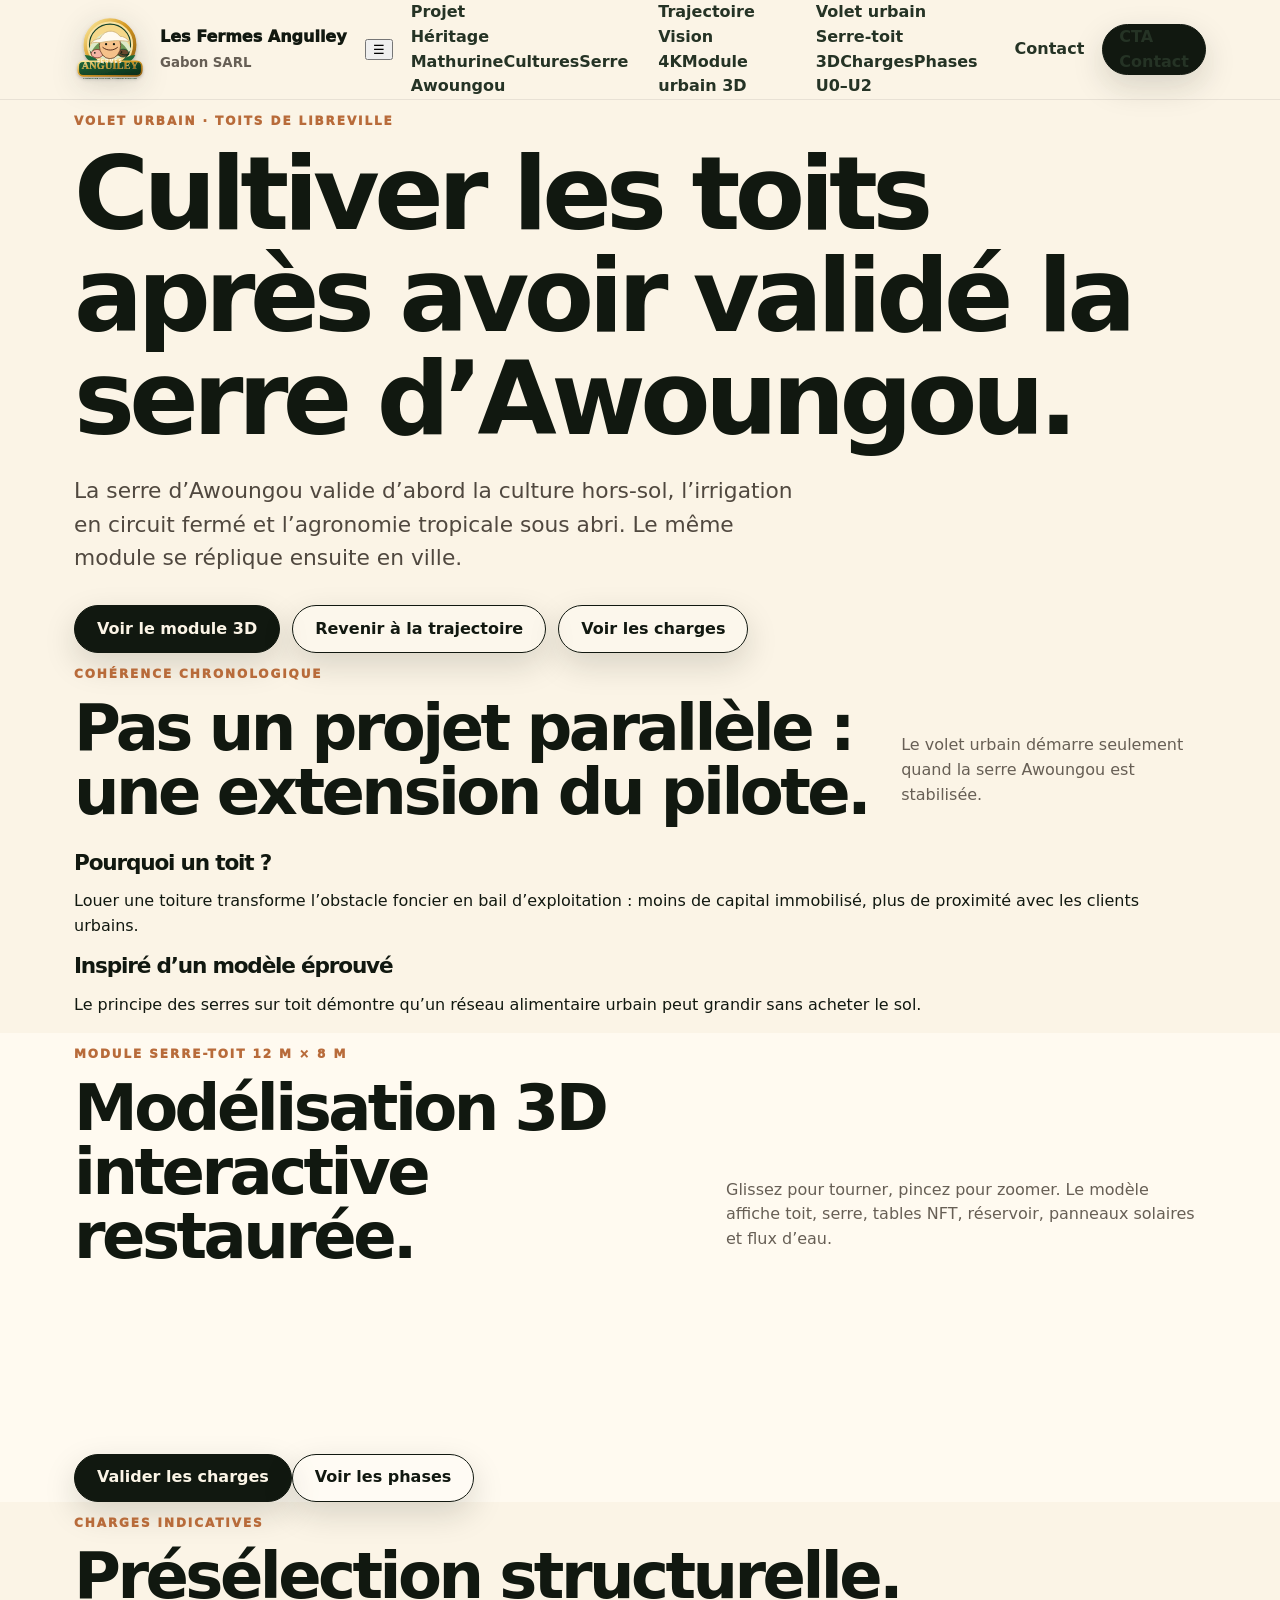
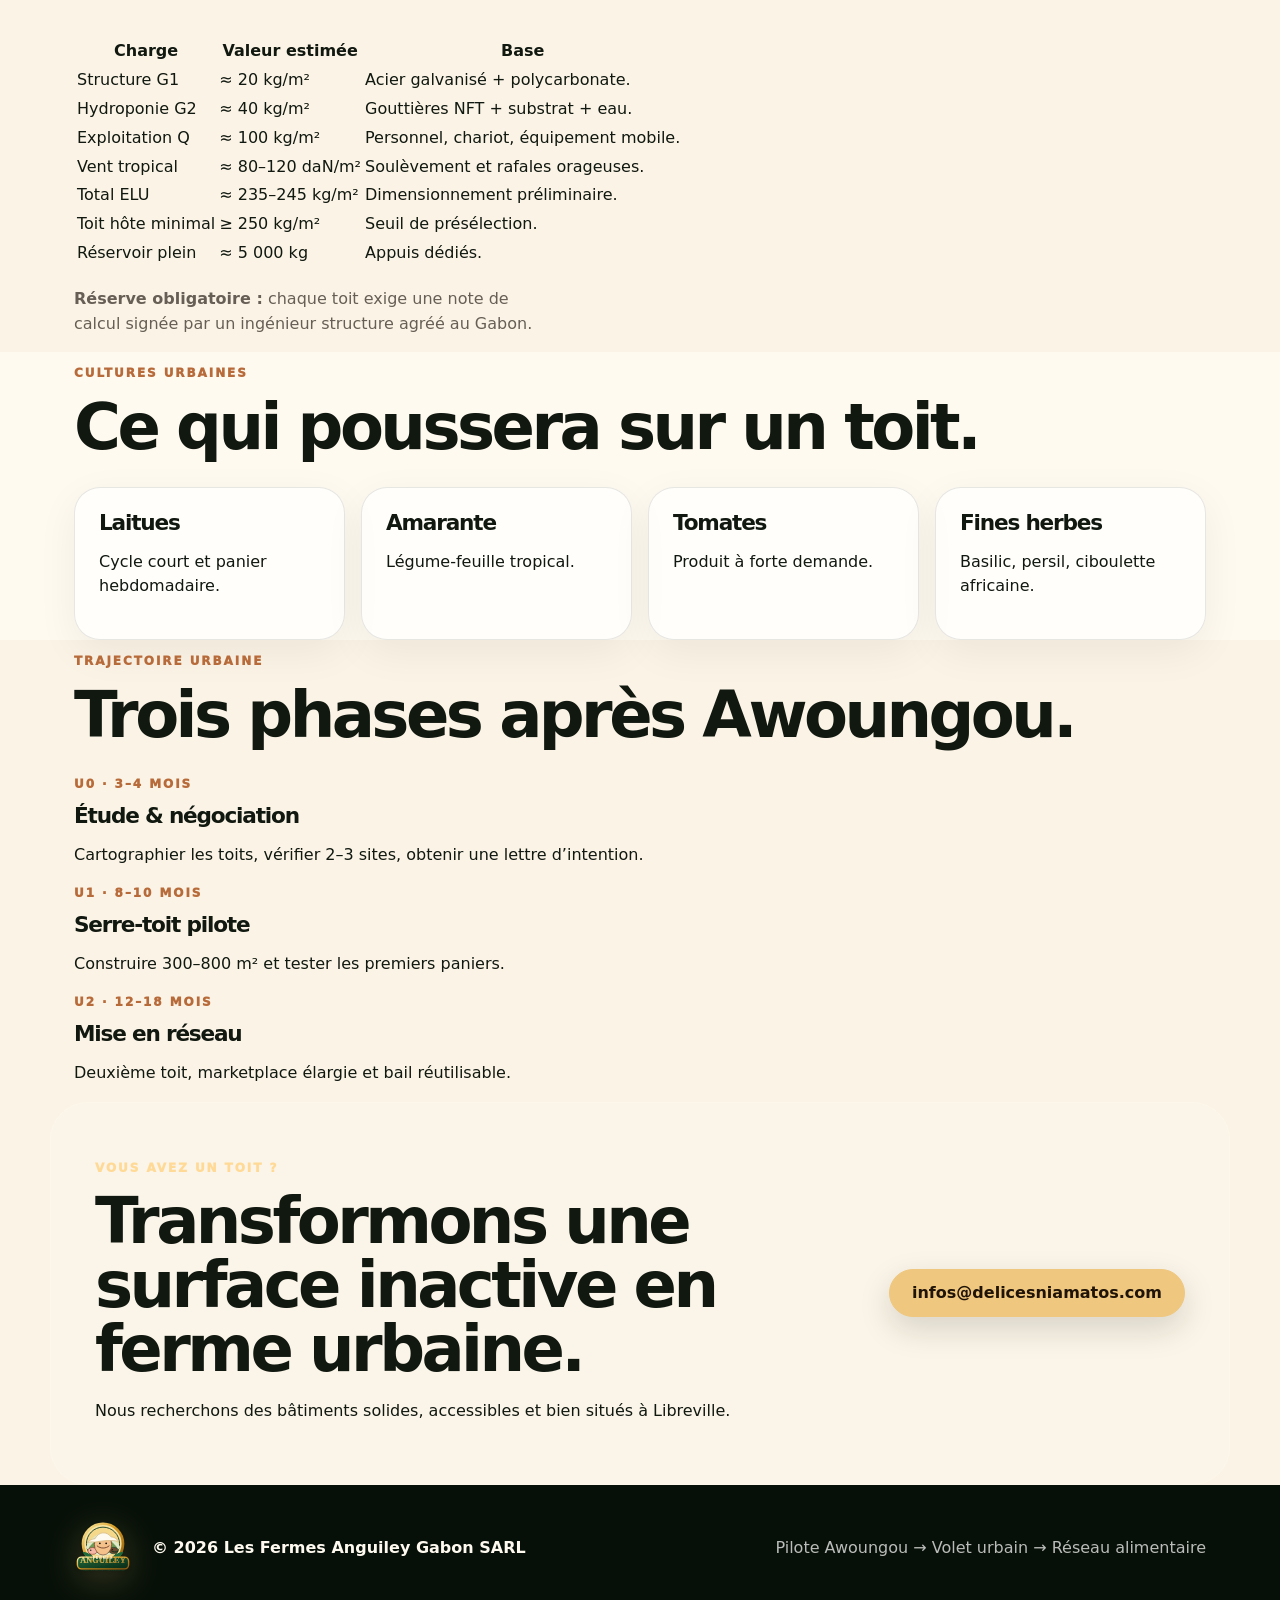
<file: volet-urbain.html>
<!doctype html><html lang="fr"><head><meta charset="utf-8"><meta name="viewport" content="width=device-width,initial-scale=1"><title>Volet urbain — Toits de Libreville</title><meta name="description" content="Volet urbain des Fermes Anguiley : module serre-toit 3D, charges, phases et faisabilité à Libreville."><meta name="theme-color" content="#123f28"><link rel="icon" href="assets/logo.svg?v=responsive-final-2026-08-09"><link rel="stylesheet" href="assets/styles.css?v=responsive-final-2026-08-09"><script type="importmap">{"imports":{"three":"https://cdn.jsdelivr.net/npm/three@0.160.0/build/three.module.js","three/addons/":"https://cdn.jsdelivr.net/npm/three@0.160.0/examples/jsm/"}}</script></head><body><header class="nav"><div class="wrap navin"><a class="brand" href="index.html#top"><img class="logo" src="assets/logo.svg?v=responsive-final-2026-08-09" alt="Logo officiel Fermes Anguiley"><span>Les Fermes Anguiley<br><small>Gabon SARL</small></span></a><button class="nav-toggle" aria-label="Ouvrir le menu" onclick="document.body.classList.toggle('menu-open')">☰</button><nav class="menu" aria-label="Navigation principale"><div class="nav-group"><a href="index.html#preuve">Projet</a><div class="submenu"><a href="index.html#mathurine">Héritage Mathurine</a><a href="index.html#cultures">Cultures</a><a href="index.html#serre">Serre Awoungou</a></div></div><div class="nav-group"><a href="notre-trajectoire.html">Trajectoire</a><div class="submenu"><a href="notre-trajectoire.html">Vision 4K</a><a href="volet-urbain.html#module">Module urbain 3D</a></div></div><div class="nav-group"><a href="volet-urbain.html">Volet urbain</a><div class="submenu"><a href="#module">Serre-toit 3D</a><a href="#charges">Charges</a><a href="#phases">Phases U0–U2</a></div></div><a href="index.html#partenaires">Contact</a><a class="btn mini" href="mailto:infos@delicesniamatos.com?subject=Volet%20urbain%20Les%20Fermes%20Anguiley">CTA Contact</a></nav></div></header><main><section class="urban-hero"><div class="wrap"><p class="eyebrow">Volet urbain · Toits de Libreville</p><h1>Cultiver les toits après avoir validé la serre d’Awoungou.</h1><p class="lead">La serre d’Awoungou valide d’abord la culture hors-sol, l’irrigation en circuit fermé et l’agronomie tropicale sous abri. Le même module se réplique ensuite en ville.</p><div class="actions"><a class="btn" href="#module">Voir le module 3D</a><a class="btn ghost" href="notre-trajectoire.html">Revenir à la trajectoire</a><a class="btn ghost" href="#charges">Voir les charges</a></div></div></section><section class="urban-section"><div class="wrap"><div class="section-head"><div><p class="eyebrow">Cohérence chronologique</p><h2>Pas un projet parallèle : une extension du pilote.</h2></div><p class="headnote">Le volet urbain démarre seulement quand la serre Awoungou est stabilisée.</p></div><div class="urban-grid"><article class="urban-card"><h3>Pourquoi un toit ?</h3><p>Louer une toiture transforme l’obstacle foncier en bail d’exploitation : moins de capital immobilisé, plus de proximité avec les clients urbains.</p></article><article class="urban-card"><h3>Inspiré d’un modèle éprouvé</h3><p>Le principe des serres sur toit démontre qu’un réseau alimentaire urbain peut grandir sans acheter le sol.</p></article></div></div></section><section id="module" class="urban-section" style="background:#fffaf0"><div class="wrap"><div class="section-head"><div><p class="eyebrow">Module serre-toit 12 m × 8 m</p><h2>Modélisation 3D interactive restaurée.</h2></div><p class="headnote">Glissez pour tourner, pincez pour zoomer. Le modèle affiche toit, serre, tables NFT, réservoir, panneaux solaires et flux d’eau.</p></div><div class="urban-model"><canvas id="roof3d"></canvas></div><div class="page-cta"><a class="btn" href="#charges">Valider les charges</a><a class="btn ghost" href="#phases">Voir les phases</a></div></div></section><section id="charges" class="urban-section"><div class="wrap"><div class="section-head"><div><p class="eyebrow">Charges indicatives</p><h2>Présélection structurelle.</h2></div></div><table class="charges"><thead><tr><th>Charge</th><th>Valeur estimée</th><th>Base</th></tr></thead><tbody><tr><td>Structure G1</td><td>≈ 20 kg/m²</td><td>Acier galvanisé + polycarbonate.</td></tr><tr><td>Hydroponie G2</td><td>≈ 40 kg/m²</td><td>Gouttières NFT + substrat + eau.</td></tr><tr><td>Exploitation Q</td><td>≈ 100 kg/m²</td><td>Personnel, chariot, équipement mobile.</td></tr><tr><td>Vent tropical</td><td>≈ 80–120 daN/m²</td><td>Soulèvement et rafales orageuses.</td></tr><tr><td>Total ELU</td><td>≈ 235–245 kg/m²</td><td>Dimensionnement préliminaire.</td></tr><tr><td>Toit hôte minimal</td><td>≥ 250 kg/m²</td><td>Seuil de présélection.</td></tr><tr><td>Réservoir plein</td><td>≈ 5 000 kg</td><td>Appuis dédiés.</td></tr></tbody></table><p class="headnote mt"><b>Réserve obligatoire :</b> chaque toit exige une note de calcul signée par un ingénieur structure agréé au Gabon.</p></div></section><section class="urban-section" style="background:#fffaf0"><div class="wrap"><div class="section-head"><div><p class="eyebrow">Cultures urbaines</p><h2>Ce qui poussera sur un toit.</h2></div></div><div class="cards four"><article><h3>Laitues</h3><p>Cycle court et panier hebdomadaire.</p></article><article><h3>Amarante</h3><p>Légume-feuille tropical.</p></article><article><h3>Tomates</h3><p>Produit à forte demande.</p></article><article><h3>Fines herbes</h3><p>Basilic, persil, ciboulette africaine.</p></article></div></div></section><section id="phases" class="urban-section"><div class="wrap"><div class="section-head"><div><p class="eyebrow">Trajectoire urbaine</p><h2>Trois phases après Awoungou.</h2></div></div><div class="timeline"><article class="phase"><p class="eyebrow">U0 · 3–4 mois</p><h3>Étude & négociation</h3><p>Cartographier les toits, vérifier 2–3 sites, obtenir une lettre d’intention.</p></article><article class="phase"><p class="eyebrow">U1 · 8–10 mois</p><h3>Serre-toit pilote</h3><p>Construire 300–800 m² et tester les premiers paniers.</p></article><article class="phase"><p class="eyebrow">U2 · 12–18 mois</p><h3>Mise en réseau</h3><p>Deuxième toit, marketplace élargie et bail réutilisable.</p></article></div></div></section><section class="urban-section cta-urban"><div class="wrap contact"><div><p class="eyebrow light">Vous avez un toit ?</p><h2>Transformons une surface inactive en ferme urbaine.</h2><p class="mt">Nous recherchons des bâtiments solides, accessibles et bien situés à Libreville.</p></div><a class="btn lightbtn" href="mailto:infos@delicesniamatos.com?subject=Volet%20urbain%20-%20toit%20%C3%A0%20Libreville">infos@delicesniamatos.com</a></div></section></main><footer><div class="wrap foot"><span>© 2026 Les Fermes Anguiley Gabon SARL</span><span>Pilote Awoungou → Volet urbain → Réseau alimentaire</span></div></footer><script type="module">import * as THREE from 'three';import{OrbitControls}from'tree/addons/controls/OrbitControls.js'.replace('tree','three');const canvas=document.getElementById('roof3d'),scene=new THREE.Scene();scene.background=new THREE.Color(0xdfe7d4);const camera=new THREE.PerspectiveCamera(45,1,.1,100);camera.position.set(10,7,12);const renderer=new THREE.WebGLRenderer({canvas,antialias:true});renderer.setPixelRatio(Math.min(devicePixelRatio,2));const controls=new OrbitControls(camera,canvas);controls.enableDamping=true;controls.autoRotate=true;controls.autoRotateSpeed=.8;controls.target.set(0,1.4,0);canvas.addEventListener('pointerdown',()=>controls.autoRotate=false);scene.add(new THREE.HemisphereLight(0xffffff,0x6f9a57,2));const sun=new THREE.DirectionalLight(0xfff0cf,2);sun.position.set(7,12,9);scene.add(sun);const mat=(c,o=1)=>new THREE.MeshStandardMaterial({color:c,roughness:.62,metalness:.08,transparent:o<1,opacity:o});function box(n,s,p,c,o){const m=new THREE.Mesh(new THREE.BoxGeometry(...s),mat(c,o));m.position.set(...p);m.name=n;scene.add(m);return m}box('toit',[13,.35,9],[0,0,0],0x5b5f50);box('dalle',[12,.18,8],[0,.22,0],0xc9b28b);for(let i=-4;i<=4;i+=2)box('table NFT',[9,.12,.22],[0,.9,i],0x2f6f44);for(let x of[-5.2,5.2])for(let z of[-3.4,3.4])box('appui',[.22,2,.22],[x,1.25,z],0x6b6b5d);box('faîtage',[10,.18,.18],[0,3.15,0],0x8aa0a0);const roofGeo=new THREE.BufferGeometry().setFromPoints([new THREE.Vector3(-5.5,2.1,-3.8),new THREE.Vector3(0,3.4,-3.8),new THREE.Vector3(5.5,2.1,-3.8),new THREE.Vector3(-5.5,2.1,3.8),new THREE.Vector3(0,3.4,3.8),new THREE.Vector3(5.5,2.1,3.8)]);roofGeo.setIndex([0,1,4,0,4,3,1,2,5,1,5,4]);roofGeo.computeVertexNormals();scene.add(new THREE.Mesh(roofGeo,new THREE.MeshStandardMaterial({color:0xbfe7d8,transparent:true,opacity:.48,side:THREE.DoubleSide,roughness:.25})));const tank=new THREE.Mesh(new THREE.CylinderGeometry(.75,.75,1.25,32),mat(0x1f5d8a));tank.position.set(-4.8,1.05,2.6);scene.add(tank);for(let x of[2.6,3.9,5.2])box('panneau solaire',[1.05,.08,1.65],[x,2.45,2.7],0x14324a);for(let i=0;i<70;i++){const plant=new THREE.Mesh(new THREE.SphereGeometry(.08,12,8),mat(0x4f8f2f));plant.position.set((Math.random()-.5)*8,.98,(Math.floor(i/12)-2.5)*1.15+(Math.random()-.5)*.25);scene.add(plant)}const grid=new THREE.GridHelper(16,16,0x56704e,0x9aa884);scene.add(grid);function resize(){const r=canvas.parentElement.getBoundingClientRect();renderer.setSize(r.width,r.height,false);camera.aspect=r.width/r.height;camera.updateProjectionMatrix()}addEventListener('resize',resize);resize();function tick(){requestAnimationFrame(tick);controls.update();renderer.render(scene,camera)}tick();</script></body></html>
</file>
<file: assets/styles.css>
:root{--cream:#fbf4e6;--ink:#111810;--muted:#675f55;--green:#123f28;--green2:#6f9a57;--gold:#efc77e;--clay:#b86b3a;--white:#fffaf0;--max:1180px}*{box-sizing:border-box}html{scroll-behavior:smooth}body{margin:0;background:var(--cream);color:var(--ink);font-family:Inter,ui-sans-serif,system-ui,-apple-system,Segoe UI,sans-serif;line-height:1.55}img{max-width:100%;display:block}h1,h2,h3{margin:0;line-height:1;letter-spacing:-.055em}h1{font-size:clamp(3rem,8vw,7.8rem)}h2{font-size:clamp(2.1rem,5vw,4.8rem)}h3{font-size:1.35rem}.skip{position:absolute;left:-999px;top:8px;background:#fff;color:#111;padding:10px;z-index:100}.skip:focus{left:8px}.wrap{max-width:var(--max);margin:auto;padding:0 24px}.nav{position:sticky;top:0;z-index:50;background:rgba(251,244,230,.88);backdrop-filter:blur(18px);border-bottom:1px solid rgba(17,24,16,.08)}.navin{min-height:88px;display:flex;align-items:center;justify-content:space-between;gap:18px}.brand{display:flex;align-items:center;gap:14px;text-decoration:none;color:inherit;font-weight:950;min-width:max-content}.logo{width:72px;height:72px;object-fit:contain;filter:drop-shadow(0 6px 14px rgba(17,24,16,.16))}.brand small{color:var(--muted);font-weight:750}.menu{display:flex;gap:18px;align-items:center}.menu a{text-decoration:none;font-weight:850;color:#253325}.menu a:hover{text-decoration:underline}.btn{display:inline-flex;align-items:center;justify-content:center;min-height:48px;padding:0 22px;border-radius:999px;border:1px solid var(--ink);background:var(--ink);color:var(--cream);text-decoration:none;font-weight:900;box-shadow:0 12px 32px rgba(17,24,16,.15)}.btn:focus-visible{outline:3px solid var(--gold);outline-offset:3px}.btn.ghost{background:rgba(255,255,255,.22);color:var(--ink)}.btn.ghost.dark{background:#fffaf0;color:var(--ink)}.btn.ghost.lightghost{border-color:rgba(255,255,255,.46);color:#fff;background:rgba(255,255,255,.08)}.btn.mini{min-height:42px;padding:0 16px}.lightbtn{background:var(--gold);border-color:var(--gold);color:#201408}.hero{position:relative;overflow:hidden;padding:88px 0 74px;background:radial-gradient(circle at 83% 12%,rgba(111,154,87,.32),transparent 32%),linear-gradient(135deg,#fbf4e6,#eadac0)}.hero-grid,.split{display:grid;grid-template-columns:.95fr 1.05fr;gap:42px;align-items:center}.eyebrow{letter-spacing:.16em;text-transform:uppercase;font-size:.75rem;font-weight:950;color:var(--clay)}.eyebrow.light{color:#ffd996}.lead{font-size:clamp(1.08rem,2vw,1.36rem);max-width:720px;margin:24px 0 30px;color:#50483f}.actions{display:flex;gap:12px;flex-wrap:wrap}.hero-visual{position:relative;border-radius:36px;overflow:hidden;min-height:520px;box-shadow:0 30px 100px rgba(32,30,20,.24);border:1px solid rgba(255,255,255,.62)}.hero-visual img{width:100%;height:100%;position:absolute;inset:0;object-fit:cover}.glass{position:absolute;left:22px;bottom:22px;background:rgba(10,22,13,.68);border:1px solid rgba(255,255,255,.18);backdrop-filter:blur(18px);color:#fff;border-radius:22px;padding:16px 18px}.glass b{font-size:2rem;display:block}.glass span{color:rgba(255,255,255,.76)}.section{padding:88px 0}.section-head{display:flex;align-items:end;justify-content:space-between;gap:28px;margin-bottom:28px}.headnote{max-width:480px;color:var(--muted)}.mt{margin-top:18px}.cards,.model-grid{display:grid;gap:16px}.cards.five{grid-template-columns:repeat(5,1fr)}.cards.four{grid-template-columns:repeat(4,1fr)}.cards article,.model-card{background:rgba(255,255,255,.70);border:1px solid rgba(17,24,16,.1);border-radius:26px;padding:24px;box-shadow:0 12px 42px rgba(17,24,16,.06)}.cards strong,.tag{color:var(--clay);letter-spacing:.08em;text-transform:uppercase;font-size:.78rem;font-weight:950}.models{background:linear-gradient(180deg,#fffaf0,#f2dfbd)}.model-grid{grid-template-columns:repeat(4,1fr)}.model-card{overflow:hidden}.model-card.featured{grid-column:span 2;display:grid;grid-template-columns:1.15fr .85fr;gap:22px;align-items:center}.model-card.featured img{height:100%;min-height:320px;width:100%;object-fit:cover;border-radius:20px}.model-card p{color:var(--muted)}.mini-scene{height:180px;border-radius:20px;background:linear-gradient(180deg,#dfead7,#adbf82);position:relative;overflow:hidden;margin-bottom:18px}.mini-scene span{position:absolute;background:var(--green);border-radius:8px;box-shadow:0 10px 20px rgba(0,0,0,.15)}.mini-scene span:nth-child(1){width:90px;height:54px;left:28px;bottom:38px}.mini-scene span:nth-child(2){width:130px;height:22px;right:25px;bottom:74px;background:var(--gold);transform:skewY(-10deg)}.mini-scene span:nth-child(3){width:44px;height:90px;right:72px;bottom:22px;background:var(--clay)}.mini-scene.terrain{background:linear-gradient(180deg,#dfebd4,#c69d69)}.mini-scene.terrain span:nth-child(1){width:145px;height:70px;left:18px;bottom:32px;background:rgba(18,63,40,.85)}.mini-scene.terrain span:nth-child(2){width:54px;height:118px;right:45px;bottom:26px;background:#dba760}.mini-scene.terrain span:nth-child(3){width:115px;height:18px;left:52px;bottom:122px;background:#fffaf0}.mini-scene.roof{background:linear-gradient(180deg,#e7f2f0,#c8d6b1)}.mini-scene.roof span:nth-child(1){width:150px;height:66px;left:22px;bottom:20px;background:#4b5c55}.mini-scene.roof span:nth-child(2){width:120px;height:50px;left:40px;bottom:86px;background:rgba(158,212,216,.75);transform:skewX(-15deg)}.mini-scene.roof span:nth-child(3){width:88px;height:15px;right:36px;bottom:94px;background:#182433}.culture-grid{display:grid;grid-template-columns:repeat(3,1fr);gap:18px}.culture{position:relative;min-height:350px;border-radius:30px;overflow:hidden;background:#111;color:#fff;box-shadow:0 18px 60px rgba(17,24,16,.16)}.culture.big{grid-column:span 2}.culture img{position:absolute;inset:0;width:100%;height:100%;object-fit:cover;transition:transform .7s}.culture:hover img{transform:scale(1.05)}.culture:after{content:"";position:absolute;inset:0;background:linear-gradient(0deg,rgba(0,0,0,.76),rgba(0,0,0,.08) 62%)}.culture div{position:absolute;left:22px;right:22px;bottom:22px;z-index:1}.culture span{font-size:.74rem;text-transform:uppercase;letter-spacing:.13em;color:#ffd996;font-weight:950}.culture p{color:rgba(255,255,255,.8)}.greenhouse,.partners{background:linear-gradient(135deg,#102114,#234027);color:#fff}.greenhouse p,.partners p{color:rgba(255,255,255,.76)}.system-card{border:1px solid rgba(255,255,255,.16);border-radius:34px;background:rgba(255,255,255,.08);padding:34px;backdrop-filter:blur(10px)}.system-card li{margin:12px 0;color:rgba(255,255,255,.82)}.roof-card{display:grid;grid-template-columns:.9fr 1.1fr;gap:22px;align-items:center}.roof-visual{height:270px;position:relative;border-radius:26px;overflow:hidden;background:linear-gradient(180deg,#dff2ef 0%,#b7cf9e 58%,#6e8a52 100%);border:1px solid rgba(255,255,255,.18)}.roof-visual span{position:absolute;display:block}.building{left:34px;right:34px;bottom:26px;height:82px;background:#4a5a51;border-radius:10px 10px 4px 4px;box-shadow:0 18px 40px rgba(0,0,0,.22)}.greenhouse-shape{left:70px;right:70px;bottom:108px;height:72px;background:rgba(178,232,230,.62);border:2px solid rgba(255,255,255,.72);border-radius:50% 50% 10px 10px / 100% 100% 10px 10px}.solar-strip{right:58px;bottom:108px;width:78px;height:18px;background:#19283a;border-radius:5px;transform:skewX(-18deg)}.water-dot{left:54px;bottom:126px;width:24px;height:24px;background:#5f9fb2;border-radius:50%;box-shadow:0 0 0 8px rgba(95,159,178,.22)}.heritage{background:linear-gradient(135deg,#fbf4e6,#f2dfbd)}.logo-panel{border-radius:36px;background:linear-gradient(135deg,#fff,#f3e2c4);padding:32px;box-shadow:0 22px 80px rgba(90,54,18,.12);border:1px solid rgba(17,24,16,.08);display:flex;align-items:center;justify-content:center}.logo-panel img{width:min(100%,520px);filter:drop-shadow(0 18px 32px rgba(58,38,10,.16))}.contact{display:flex;align-items:center;justify-content:space-between;gap:24px;background:rgba(255,255,255,.08);border:1px solid rgba(255,255,255,.16);border-radius:38px;padding:44px}footer{padding:34px 0;background:#071008;color:rgba(255,255,255,.72)}.foot{display:flex;align-items:center;justify-content:space-between;gap:20px;flex-wrap:wrap}.foot:before{content:"";width:58px;height:58px;flex:0 0 58px;background:url('logo.svg?v=2026-08-15-family') center/contain no-repeat;filter:drop-shadow(0 8px 18px rgba(239,199,126,.24))}.foot span:first-child{font-weight:850;color:#fffaf0}.foot span:last-child{margin-left:auto}.brand,.btn,.model-card,.cards article,.culture{transition:transform .22s ease,box-shadow .22s ease}.brand:hover,.model-card:hover,.cards article:hover{transform:translateY(-2px)}@media(max-width:1120px){.cards.five{grid-template-columns:repeat(3,1fr)}.model-grid{grid-template-columns:repeat(2,1fr)}}@media(max-width:1060px){.menu{display:none}.hero-grid,.split{grid-template-columns:1fr}.hero-visual{min-height:420px}.cards.four{grid-template-columns:1fr 1fr}.model-card.featured{grid-column:span 2}.culture-grid{grid-template-columns:1fr 1fr}.culture.big{grid-column:span 2}.section-head{align-items:start;flex-direction:column}.contact{align-items:start;flex-direction:column}.roof-card{grid-template-columns:1fr}}@media(max-width:660px){.wrap{padding:0 18px}.navin{min-height:76px}.brand span{font-size:.9rem}.logo{width:58px;height:58px}.hero{padding:58px 0}.section{padding:62px 0}.cards.five,.cards.four,.model-grid,.model-card.featured,.culture-grid{grid-template-columns:1fr}.model-card.featured{grid-column:auto}.culture.big{grid-column:auto}.hero-visual{min-height:330px}.contact{padding:26px;border-radius:28px}h1{font-size:clamp(2.65rem,15vw,4.8rem)}.foot{align-items:flex-start;flex-direction:column}.foot span:last-child{margin-left:0}}
</file>
